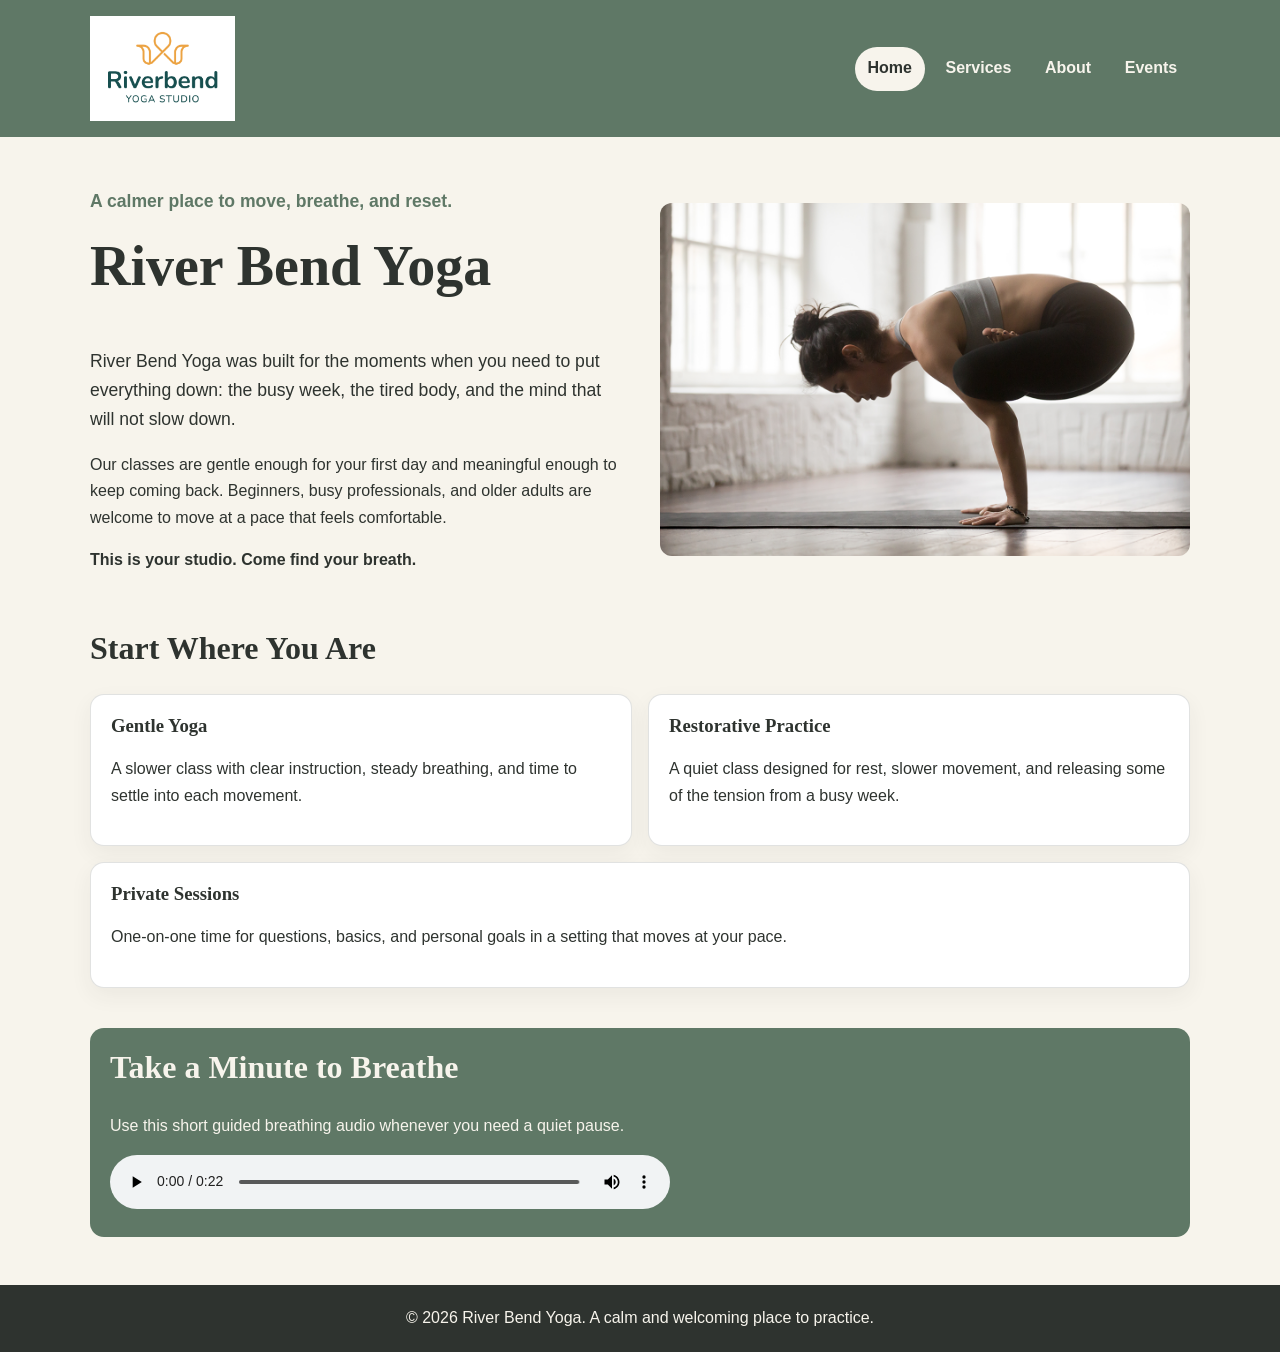
<file: index.html>
<!DOCTYPE html>
<html lang="en">
<head>
  <meta charset="UTF-8">
  <meta name="viewport" content="width=device-width, initial-scale=1.0">
  <title>River Bend Yoga | Home</title>
  <link rel="stylesheet" href="styles.css">
</head>
<body>
  <header class="site-header">
    <div class="header-inner">
      <a class="logo-link" href="index.html">
        <img src="yoga-logo_c.png" alt="River Bend Yoga logo">
      </a>
      <nav class="site-nav" aria-label="Main navigation">
        <ul>
          <li><a href="index.html" aria-current="page">Home</a></li>
          <li><a href="services.html">Services</a></li>
          <li><a href="about.html">About</a></li>
          <li><a href="events.html">Events</a></li>
        </ul>
      </nav>
    </div>
  </header>

  <main>
    <section class="hero">
      <div class="hero-copy">
        <p class="tagline">A calmer place to move, breathe, and reset.</p>
        <h1>River Bend Yoga</h1>
        <p class="lead">River Bend Yoga was built for the moments when you need to put everything down: the busy week, the tired body, and the mind that will not slow down.</p>
        <p>Our classes are gentle enough for your first day and meaningful enough to keep coming back. Beginners, busy professionals, and older adults are welcome to move at a pace that feels comfortable.</p>
        <p><strong>This is your studio. Come find your breath.</strong></p>
      </div>
      <div class="hero-media">
        <picture>
          <source media="(min-width: 700px)" srcset="yoga-feature-large_c.png">
          <img src="yoga-feature-small_c.png" alt="Yoga students practicing together in a calm studio setting">
        </picture>
      </div>
    </section>

    <section class="section-block">
      <h2>Start Where You Are</h2>
      <div class="card-grid">
        <article class="card">
          <h3>Gentle Yoga</h3>
          <p>A slower class with clear instruction, steady breathing, and time to settle into each movement.</p>
        </article>
        <article class="card">
          <h3>Restorative Practice</h3>
          <p>A quiet class designed for rest, slower movement, and releasing some of the tension from a busy week.</p>
        </article>
        <article class="card">
          <h3>Private Sessions</h3>
          <p>One-on-one time for questions, basics, and personal goals in a setting that moves at your pace.</p>
        </article>
      </div>
    </section>

    <section class="callout">
      <h2>Take a Minute to Breathe</h2>
      <p>Use this short guided breathing audio whenever you need a quiet pause.</p>
      <audio controls>
        <source src="yoga-breathing_c.mp3" type="audio/mpeg">
        Your browser does not support the audio element.
        <a href="yoga-breathing_c.mp3">Listen to the guided breathing audio.</a>
      </audio>
    </section>
  </main>

  <footer class="site-footer">
    <p>&copy; 2026 River Bend Yoga. A calm and welcoming place to practice.</p>
  </footer>
  <script src="app.js"></script>
</body>
</html>
</file>
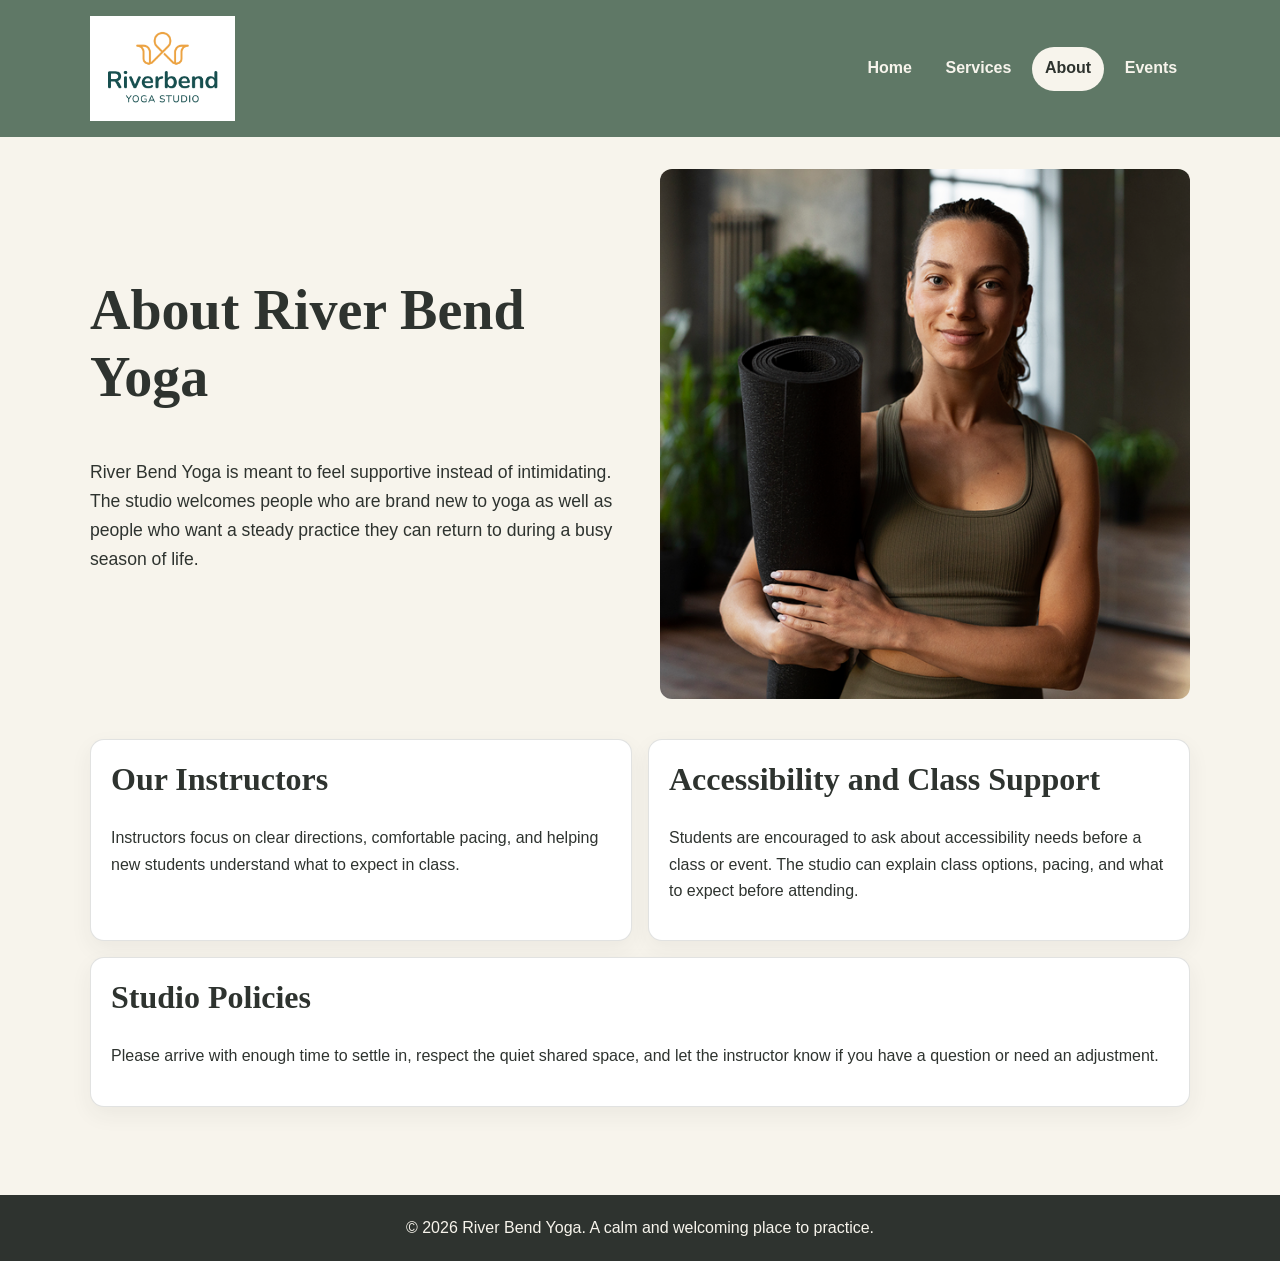
<file: about.html>
<!DOCTYPE html>
<html lang="en">
<head>
  <meta charset="UTF-8">
  <meta name="viewport" content="width=device-width, initial-scale=1.0">
  <title>River Bend Yoga | About</title>
  <link rel="stylesheet" href="styles.css">
</head>
<body>
  <header class="site-header">
    <div class="header-inner">
      <a class="logo-link" href="index.html"><img src="yoga-logo_c.png" alt="River Bend Yoga logo"></a>
      <nav class="site-nav" aria-label="Main navigation">
        <ul>
          <li><a href="index.html">Home</a></li>
          <li><a href="services.html">Services</a></li>
          <li><a href="about.html" aria-current="page">About</a></li>
          <li><a href="events.html">Events</a></li>
        </ul>
      </nav>
    </div>
  </header>

  <main>
    <section class="split-section">
      <div class="split-copy">
        <h1>About River Bend Yoga</h1>
        <p class="lead">River Bend Yoga is meant to feel supportive instead of intimidating. The studio welcomes people who are brand new to yoga as well as people who want a steady practice they can return to during a busy season of life.</p>
      </div>
      <div class="split-media">
        <img src="yoga-instructor_c.png" alt="River Bend Yoga instructor demonstrating a yoga pose in the studio">
      </div>
    </section>

    <section class="section-block">
      <div class="card-grid">
        <article class="card"><h2>Our Instructors</h2><p>Instructors focus on clear directions, comfortable pacing, and helping new students understand what to expect in class.</p></article>
        <article class="card"><h2>Accessibility and Class Support</h2><p>Students are encouraged to ask about accessibility needs before a class or event. The studio can explain class options, pacing, and what to expect before attending.</p></article>
        <article class="card"><h2>Studio Policies</h2><p>Please arrive with enough time to settle in, respect the quiet shared space, and let the instructor know if you have a question or need an adjustment.</p></article>
      </div>
    </section>
  </main>

  <footer class="site-footer"><p>&copy; 2026 River Bend Yoga. A calm and welcoming place to practice.</p></footer>
  <script src="app.js"></script>
</body>
</html>
</file>
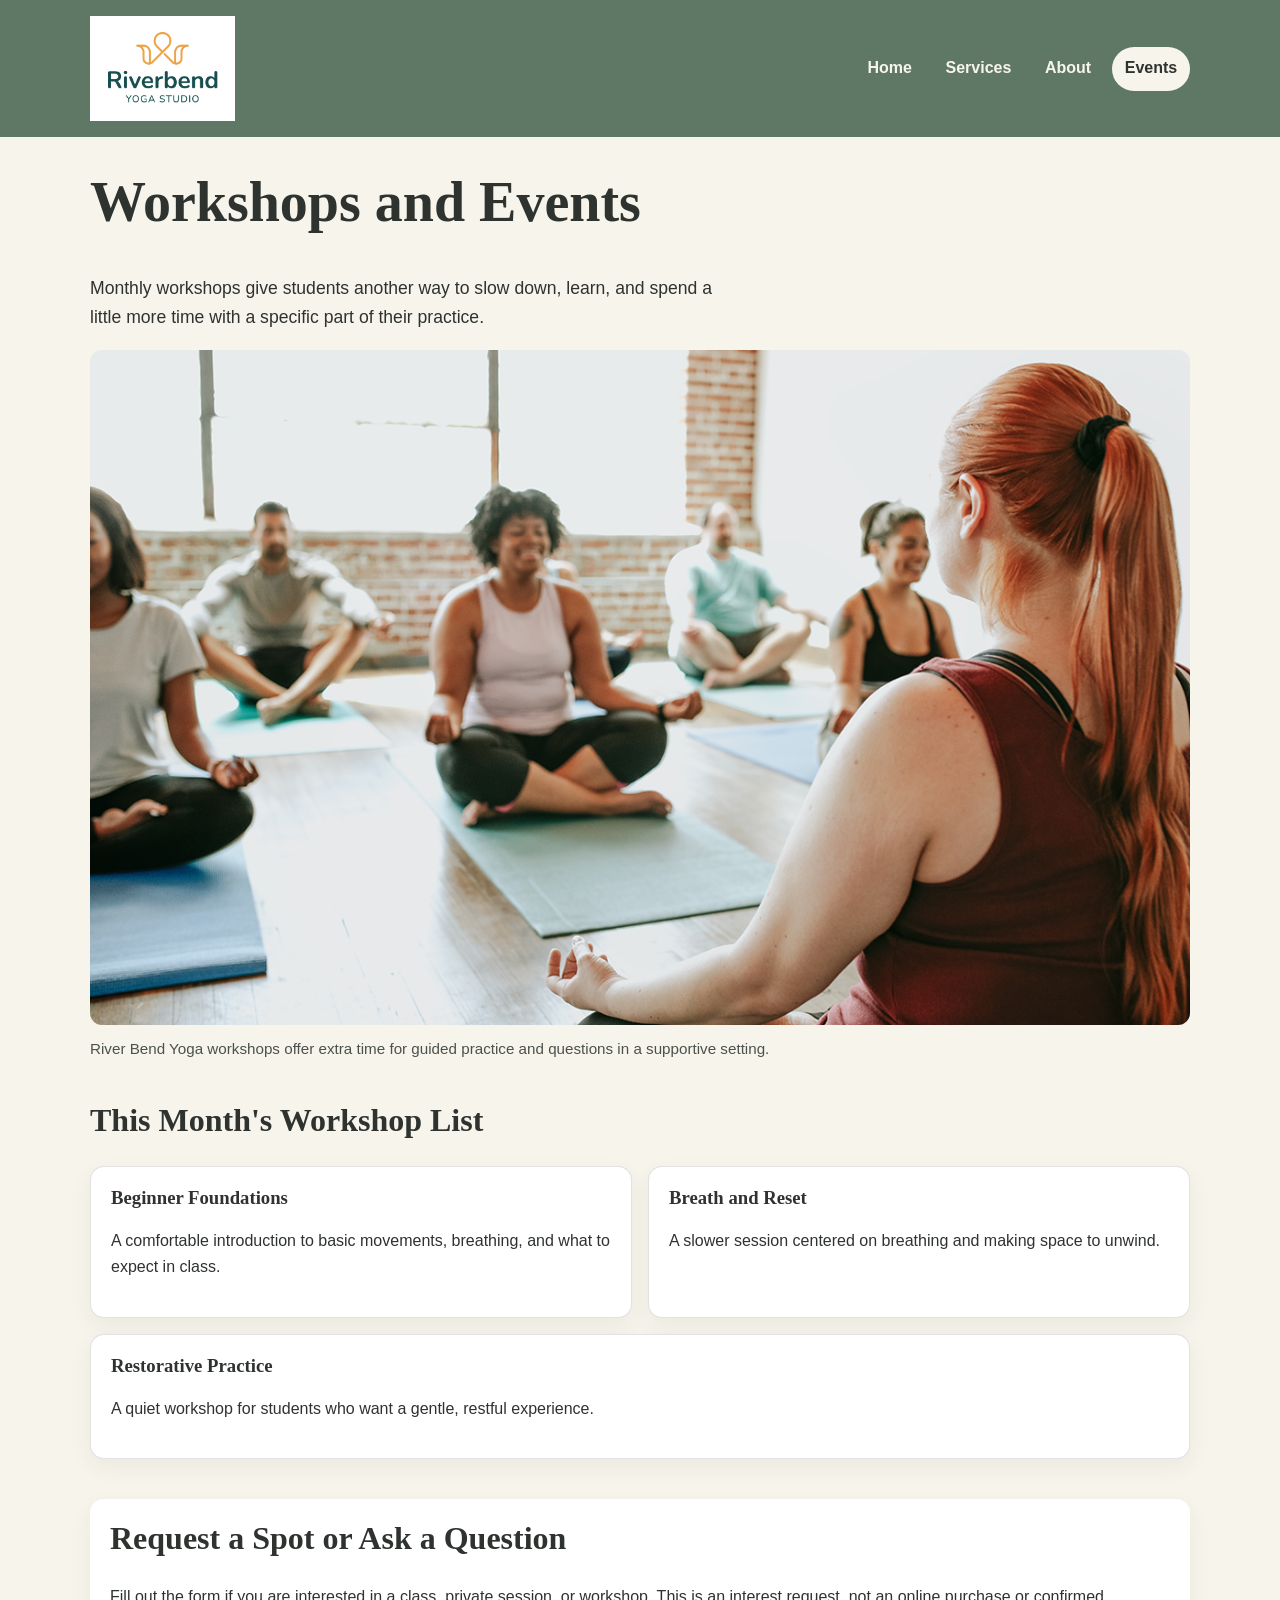
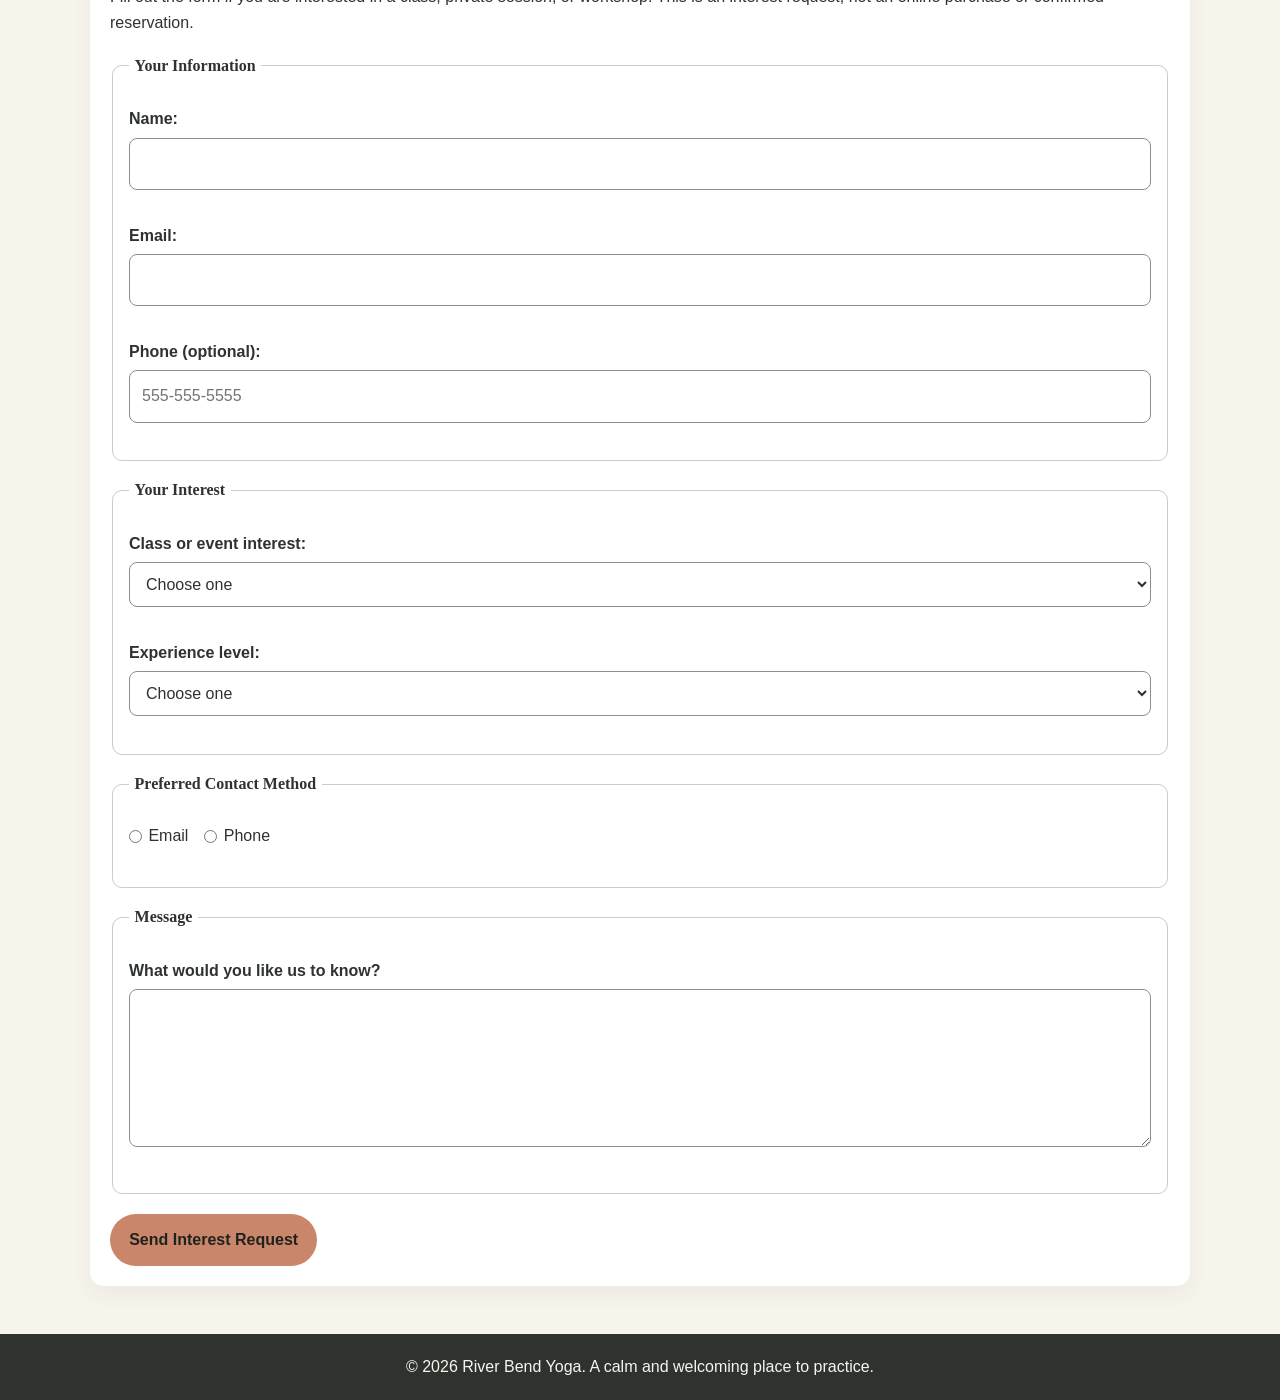
<file: events.html>
<!DOCTYPE html>
<html lang="en">
<head>
  <meta charset="UTF-8">
  <meta name="viewport" content="width=device-width, initial-scale=1.0">
  <title>River Bend Yoga | Events</title>
  <link rel="stylesheet" href="styles.css">
</head>
<body>
  <header class="site-header">
    <div class="header-inner">
      <a class="logo-link" href="index.html"><img src="yoga-logo_c.png" alt="River Bend Yoga logo"></a>
      <nav class="site-nav" aria-label="Main navigation">
        <ul>
          <li><a href="index.html">Home</a></li>
          <li><a href="services.html">Services</a></li>
          <li><a href="about.html">About</a></li>
          <li><a href="events.html" aria-current="page">Events</a></li>
        </ul>
      </nav>
    </div>
  </header>

  <main>
    <h1>Workshops and Events</h1>
    <p class="lead">Monthly workshops give students another way to slow down, learn, and spend a little more time with a specific part of their practice.</p>

    <figure>
      <img src="yoga-workshop_c.png" alt="Small group participating in a River Bend Yoga workshop">
      <figcaption>River Bend Yoga workshops offer extra time for guided practice and questions in a supportive setting.</figcaption>
    </figure>

    <section class="section-block">
      <h2>This Month's Workshop List</h2>
      <div class="card-grid">
        <article class="card"><h3>Beginner Foundations</h3><p>A comfortable introduction to basic movements, breathing, and what to expect in class.</p></article>
        <article class="card"><h3>Breath and Reset</h3><p>A slower session centered on breathing and making space to unwind.</p></article>
        <article class="card"><h3>Restorative Practice</h3><p>A quiet workshop for students who want a gentle, restful experience.</p></article>
      </div>
    </section>

    <section class="form-section">
      <h2>Request a Spot or Ask a Question</h2>
      <p>Fill out the form if you are interested in a class, private session, or workshop. This is an interest request, not an online purchase or confirmed reservation.</p>
      <form action="#" method="post" id="interest-form">
        <fieldset>
          <legend>Your Information</legend>
          <label for="name">Name:</label>
          <input type="text" id="name" name="name" required minlength="2" autocomplete="name" aria-describedby="name-error">
          <small class="error-message" id="name-error" aria-live="polite"></small>
          <label for="email">Email:</label>
          <input type="email" id="email" name="email" required autocomplete="email" aria-describedby="email-error">
          <small class="error-message" id="email-error" aria-live="polite"></small>
          <label for="phone">Phone (optional):</label>
          <input type="tel" id="phone" name="phone" pattern="[0-9]{3}-[0-9]{3}-[0-9]{4}" placeholder="555-555-5555" autocomplete="tel" aria-describedby="phone-error">
          <small class="error-message" id="phone-error" aria-live="polite"></small>
        </fieldset>
        <fieldset>
          <legend>Your Interest</legend>
          <label for="interest">Class or event interest:</label>
          <select id="interest" name="interest" required>
            <option value="">Choose one</option>
            <option value="gentle">Gentle Yoga</option>
            <option value="vinyasa">Vinyasa</option>
            <option value="restorative">Restorative Yoga</option>
            <option value="private">Private Session</option>
            <option value="workshop">Monthly Workshop</option>
          </select>
          <small class="error-message" id="interest-error" aria-live="polite"></small>
          <label for="experience">Experience level:</label>
          <select id="experience" name="experience" required>
            <option value="">Choose one</option>
            <option value="new">New to yoga</option>
            <option value="some">Some experience</option>
            <option value="regular">Regular practice</option>
          </select>
          <small class="error-message" id="experience-error" aria-live="polite"></small>
        </fieldset>
        <fieldset>
          <legend>Preferred Contact Method</legend>
          <div class="radio-row">
            <label><input type="radio" name="contact-method" value="email" required> Email</label>
            <label><input type="radio" name="contact-method" value="phone"> Phone</label>
          </div>
          <small class="error-message" id="contact-method-error" aria-live="polite"></small>
        </fieldset>
        <fieldset>
          <legend>Message</legend>
          <label for="message">What would you like us to know?</label>
          <textarea id="message" name="message" rows="5" minlength="10" required aria-describedby="message-error"></textarea>
          <small class="error-message" id="message-error" aria-live="polite"></small>
        </fieldset>
        <button type="submit">Send Interest Request</button>
        <p id="form-status" class="form-status" role="status" aria-live="polite"></p>
      </form>
    </section>
  </main>

  <footer class="site-footer"><p>&copy; 2026 River Bend Yoga. A calm and welcoming place to practice.</p></footer>
  <script src="app.js"></script>
</body>
</html>
</file>
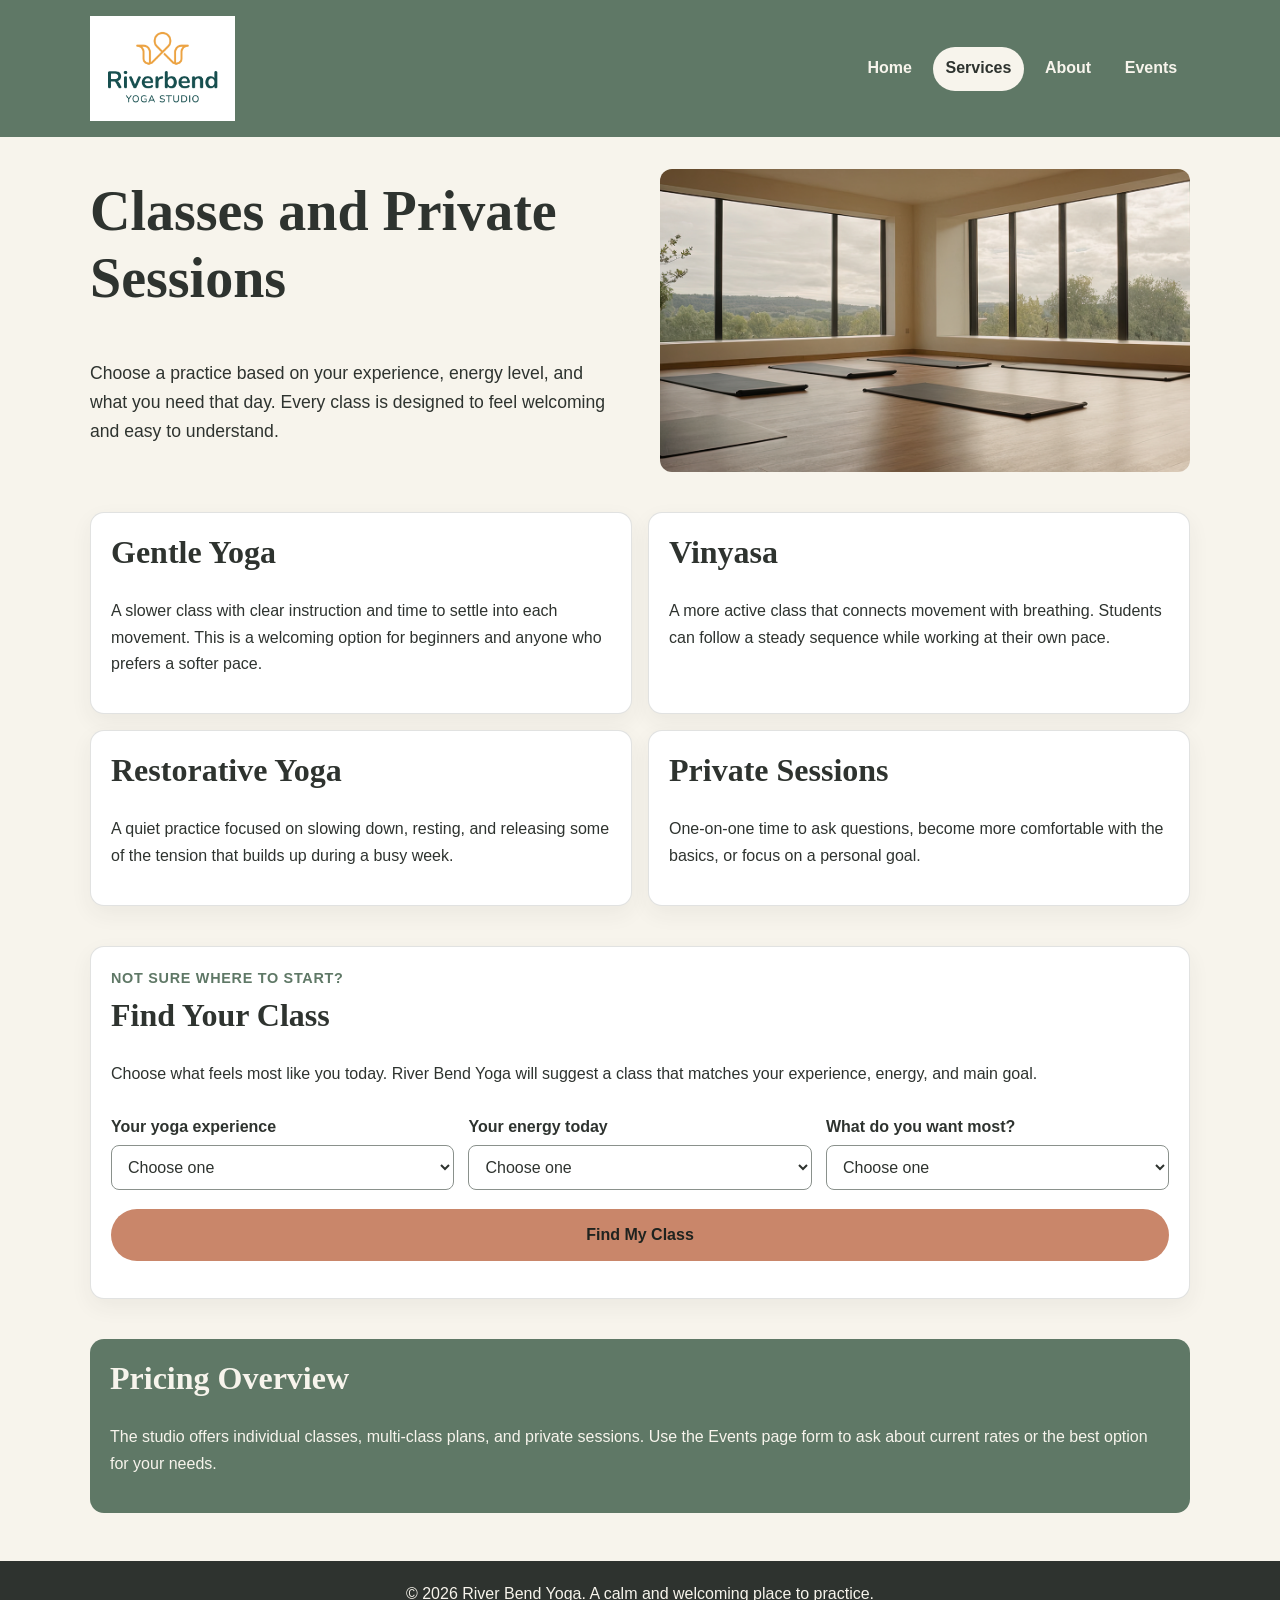
<file: services.html>
<!DOCTYPE html>
<html lang="en">
<head>
  <meta charset="UTF-8">
  <meta name="viewport" content="width=device-width, initial-scale=1.0">
  <title>River Bend Yoga | Services</title>
  <link rel="stylesheet" href="styles.css">
</head>
<body>
  <header class="site-header">
    <div class="header-inner">
      <a class="logo-link" href="index.html"><img src="yoga-logo_c.png" alt="River Bend Yoga logo"></a>
      <nav class="site-nav" aria-label="Main navigation">
        <ul>
          <li><a href="index.html">Home</a></li>
          <li><a href="services.html" aria-current="page">Services</a></li>
          <li><a href="about.html">About</a></li>
          <li><a href="events.html">Events</a></li>
        </ul>
      </nav>
    </div>
  </header>

  <main>
    <section class="split-section">
      <div class="split-copy">
        <h1>Classes and Private Sessions</h1>
        <p class="lead">Choose a practice based on your experience, energy level, and what you need that day. Every class is designed to feel welcoming and easy to understand.</p>
      </div>
      <div class="split-media">
        <img src="yoga-studio_c.png" alt="Bright River Bend Yoga studio with open floor space for classes">
      </div>
    </section>

    <section class="section-block">
      <div class="card-grid">
        <article class="card"><h2>Gentle Yoga</h2><p>A slower class with clear instruction and time to settle into each movement. This is a welcoming option for beginners and anyone who prefers a softer pace.</p></article>
        <article class="card"><h2>Vinyasa</h2><p>A more active class that connects movement with breathing. Students can follow a steady sequence while working at their own pace.</p></article>
        <article class="card"><h2>Restorative Yoga</h2><p>A quiet practice focused on slowing down, resting, and releasing some of the tension that builds up during a busy week.</p></article>
        <article class="card"><h2>Private Sessions</h2><p>One-on-one time to ask questions, become more comfortable with the basics, or focus on a personal goal.</p></article>
      </div>
    </section>

    <section class="feature-panel" aria-labelledby="class-finder-heading">
      <div class="feature-copy">
        <p class="eyebrow">Not sure where to start?</p>
        <h2 id="class-finder-heading">Find Your Class</h2>
        <p>Choose what feels most like you today. River Bend Yoga will suggest a class that matches your experience, energy, and main goal.</p>
      </div>
      <div class="class-finder">
        <div class="finder-field">
          <label for="finder-experience">Your yoga experience</label>
          <select id="finder-experience">
            <option value="">Choose one</option>
            <option value="new">New to yoga</option>
            <option value="some">Some experience</option>
            <option value="regular">Regular practice</option>
          </select>
        </div>
        <div class="finder-field">
          <label for="finder-energy">Your energy today</label>
          <select id="finder-energy">
            <option value="">Choose one</option>
            <option value="low">Low / need a slower pace</option>
            <option value="medium">Steady / open to movement</option>
            <option value="high">Ready for something active</option>
          </select>
        </div>
        <div class="finder-field">
          <label for="finder-goal">What do you want most?</label>
          <select id="finder-goal">
            <option value="">Choose one</option>
            <option value="learn">Learn the basics</option>
            <option value="relax">Relax and reset</option>
            <option value="move">Move and build energy</option>
            <option value="personal">Personal attention</option>
          </select>
        </div>
        <button type="button" id="find-class-button">Find My Class</button>
        <p id="finder-feedback" class="feature-feedback" role="status" aria-live="polite"></p>
        <div id="class-result" class="class-result" hidden aria-live="polite">
          <p class="result-label">Your class match</p>
          <h3 id="class-result-name"></h3>
          <p id="class-result-description"></p>
          <a class="text-link" href="events.html">Ask about this class</a>
        </div>
      </div>
    </section>

    <section class="callout">
      <h2>Pricing Overview</h2>
      <p>The studio offers individual classes, multi-class plans, and private sessions. Use the Events page form to ask about current rates or the best option for your needs.</p>
    </section>
  </main>

  <footer class="site-footer"><p>&copy; 2026 River Bend Yoga. A calm and welcoming place to practice.</p></footer>
  <script src="app.js"></script>
</body>
</html>
</file>
<file: styles.css>
:root {
  --cream: #F7F4EC;
  --sage: #5F7866;
  --charcoal: #2E332F;
  --clay: #C9866A;
}

* {
  box-sizing: border-box;
}

body {
  margin: 0;
  font-family: Arial, Helvetica, sans-serif;
  color: var(--charcoal);
  background: var(--cream);
  line-height: 1.65;
}

img {
  display: block;
  max-width: 100%;
  height: auto;
  border-radius: 12px;
}

a {
  color: var(--charcoal);
}

a:focus,
button:focus,
input:focus,
select:focus,
textarea:focus {
  outline: 3px solid var(--clay);
  outline-offset: 3px;
}

.site-header {
  background: var(--sage);
  color: var(--cream);
  padding: 1rem;
}

.header-inner {
  width: min(1100px, 100%);
  margin: 0 auto;
  display: flex;
  flex-direction: column;
  gap: 1rem;
  align-items: center;
}

.logo-link img {
  width: 145px;
  border-radius: 0;
}

.site-nav ul {
  list-style: none;
  margin: 0;
  padding: 0;
  display: flex;
  flex-wrap: wrap;
  justify-content: center;
  gap: .5rem;
}

.site-nav a {
  display: block;
  color: var(--cream);
  text-decoration: none;
  font-weight: 700;
  padding: .55rem .8rem;
  border-radius: 999px;
}

.site-nav a:hover,
.site-nav a[aria-current="page"] {
  background: var(--cream);
  color: var(--charcoal);
}

main {
  width: min(1100px, calc(100% - 2rem));
  margin: 0 auto;
  padding: 2rem 0 3rem;
}

h1,
h2,
h3 {
  font-family: Georgia, "Times New Roman", serif;
  line-height: 1.2;
  color: var(--charcoal);
}

h1 {
  font-size: clamp(2rem, 7vw, 3.5rem);
  margin-top: 0;
}

h2 {
  font-size: clamp(1.45rem, 4vw, 2rem);
  margin-top: 0;
}

.lead {
  font-size: 1.1rem;
  max-width: 65ch;
}

.hero,
.split-section {
  display: flex;
  flex-direction: column;
  gap: 1.5rem;
  align-items: center;
  margin-bottom: 2.5rem;
}

.hero-copy,
.hero-media,
.split-copy,
.split-media {
  flex: 1 1 0;
  width: 100%;
}

.tagline {
  color: var(--sage);
  font-weight: 700;
  font-size: 1.1rem;
}

.section-block {
  margin: 2.5rem 0;
}

.card-grid {
  display: flex;
  flex-direction: column;
  gap: 1rem;
}

.card {
  flex: 1 1 220px;
  background: #ffffff;
  border: 1px solid rgba(46, 51, 47, .14);
  border-radius: 14px;
  padding: 1.25rem;
  box-shadow: 0 8px 22px rgba(46, 51, 47, .06);
}

.card h2,
.card h3 {
  margin-top: 0;
}

.callout {
  background: var(--sage);
  color: var(--cream);
  padding: 1.25rem;
  border-radius: 14px;
}

.callout h2 {
  color: var(--cream);
}

audio {
  width: 100%;
  max-width: 560px;
}

figure {
  margin: 0 0 2rem;
}

figcaption {
  margin-top: .65rem;
  font-size: .95rem;
  color: #4b514d;
}

.form-section {
  background: #ffffff;
  border-radius: 14px;
  padding: 1.25rem;
  box-shadow: 0 8px 22px rgba(46, 51, 47, .06);
}

form {
  display: flex;
  flex-direction: column;
  gap: 1rem;
}

fieldset {
  border: 1px solid rgba(46, 51, 47, .25);
  border-radius: 10px;
  padding: 1rem;
}

legend {
  font-family: Georgia, "Times New Roman", serif;
  font-weight: 700;
  padding: 0 .35rem;
}

label {
  display: block;
  font-weight: 700;
  margin-top: .7rem;
}

input,
select,
textarea {
  width: 100%;
  margin-top: .3rem;
  padding: .75rem;
  border: 1px solid #8a918c;
  border-radius: 8px;
  font: inherit;
  background: #fff;
  color: var(--charcoal);
}

.radio-row {
  display: flex;
  gap: 1rem;
  flex-wrap: wrap;
  margin-top: .6rem;
}

.radio-row label {
  display: inline-flex;
  align-items: center;
  gap: .4rem;
  margin: 0;
  font-weight: 400;
}

.radio-row input {
  width: auto;
  margin: 0;
}

button {
  align-self: flex-start;
  border: 0;
  border-radius: 999px;
  background: var(--clay);
  color: #1f231f;
  font: inherit;
  font-weight: 700;
  padding: .8rem 1.2rem;
  cursor: pointer;
}

button:hover {
  filter: brightness(.95);
}

.site-footer {
  background: var(--charcoal);
  color: var(--cream);
  padding: 1.25rem;
  text-align: center;
}

.site-footer p {
  margin: 0;
}

@media (min-width: 768px) {
  .header-inner {
    flex-direction: row;
    justify-content: space-between;
  }

  .hero,
  .split-section {
    flex-direction: row;
    align-items: center;
    gap: 2.5rem;
  }

  .card-grid {
    flex-direction: row;
    flex-wrap: wrap;
  }

  .card {
    min-width: calc(50% - .5rem);
  }

  form {
    flex-direction: row;
    flex-wrap: wrap;
  }

  form fieldset {
    flex: 1 1 calc(50% - .5rem);
  }

  form fieldset:last-of-type {
    flex-basis: 100%;
  }

  button {
    margin-top: .25rem;
  }
}

/* Touchstone 4 interactive feature and validation */
.feature-panel {
  margin: 2.5rem 0;
  background: #ffffff;
  border: 1px solid rgba(46, 51, 47, .14);
  border-radius: 14px;
  padding: 1.25rem;
  box-shadow: 0 8px 22px rgba(46, 51, 47, .06);
}

.eyebrow,
.result-label {
  margin: 0 0 .3rem;
  color: var(--sage);
  font-size: .9rem;
  font-weight: 700;
  letter-spacing: .05em;
  text-transform: uppercase;
}

.class-finder {
  display: flex;
  flex-direction: column;
  gap: .9rem;
  margin-top: 1rem;
}

.finder-field {
  flex: 1 1 0;
}

.feature-feedback,
.form-status {
  margin: .2rem 0 0;
  font-weight: 700;
}

.class-result {
  margin-top: .25rem;
  padding: 1rem;
  border-left: 5px solid var(--clay);
  border-radius: 8px;
  background: var(--cream);
}

.class-result h3 {
  margin: .15rem 0 .45rem;
}

.text-link {
  font-weight: 700;
}

.error-message {
  display: block;
  min-height: 1.2em;
  margin-top: .25rem;
  color: #8a2f24;
  font-size: .92rem;
  font-weight: 700;
}

.field-error {
  border: 2px solid #8a2f24;
  background: #fff8f6;
}

@media (min-width: 768px) {
  .class-finder {
    flex-direction: row;
    flex-wrap: wrap;
    align-items: flex-end;
  }

  .finder-field {
    min-width: calc(33.333% - .7rem);
  }

  .class-finder button,
  .feature-feedback,
  .class-result {
    flex-basis: 100%;
  }
}
</file>
